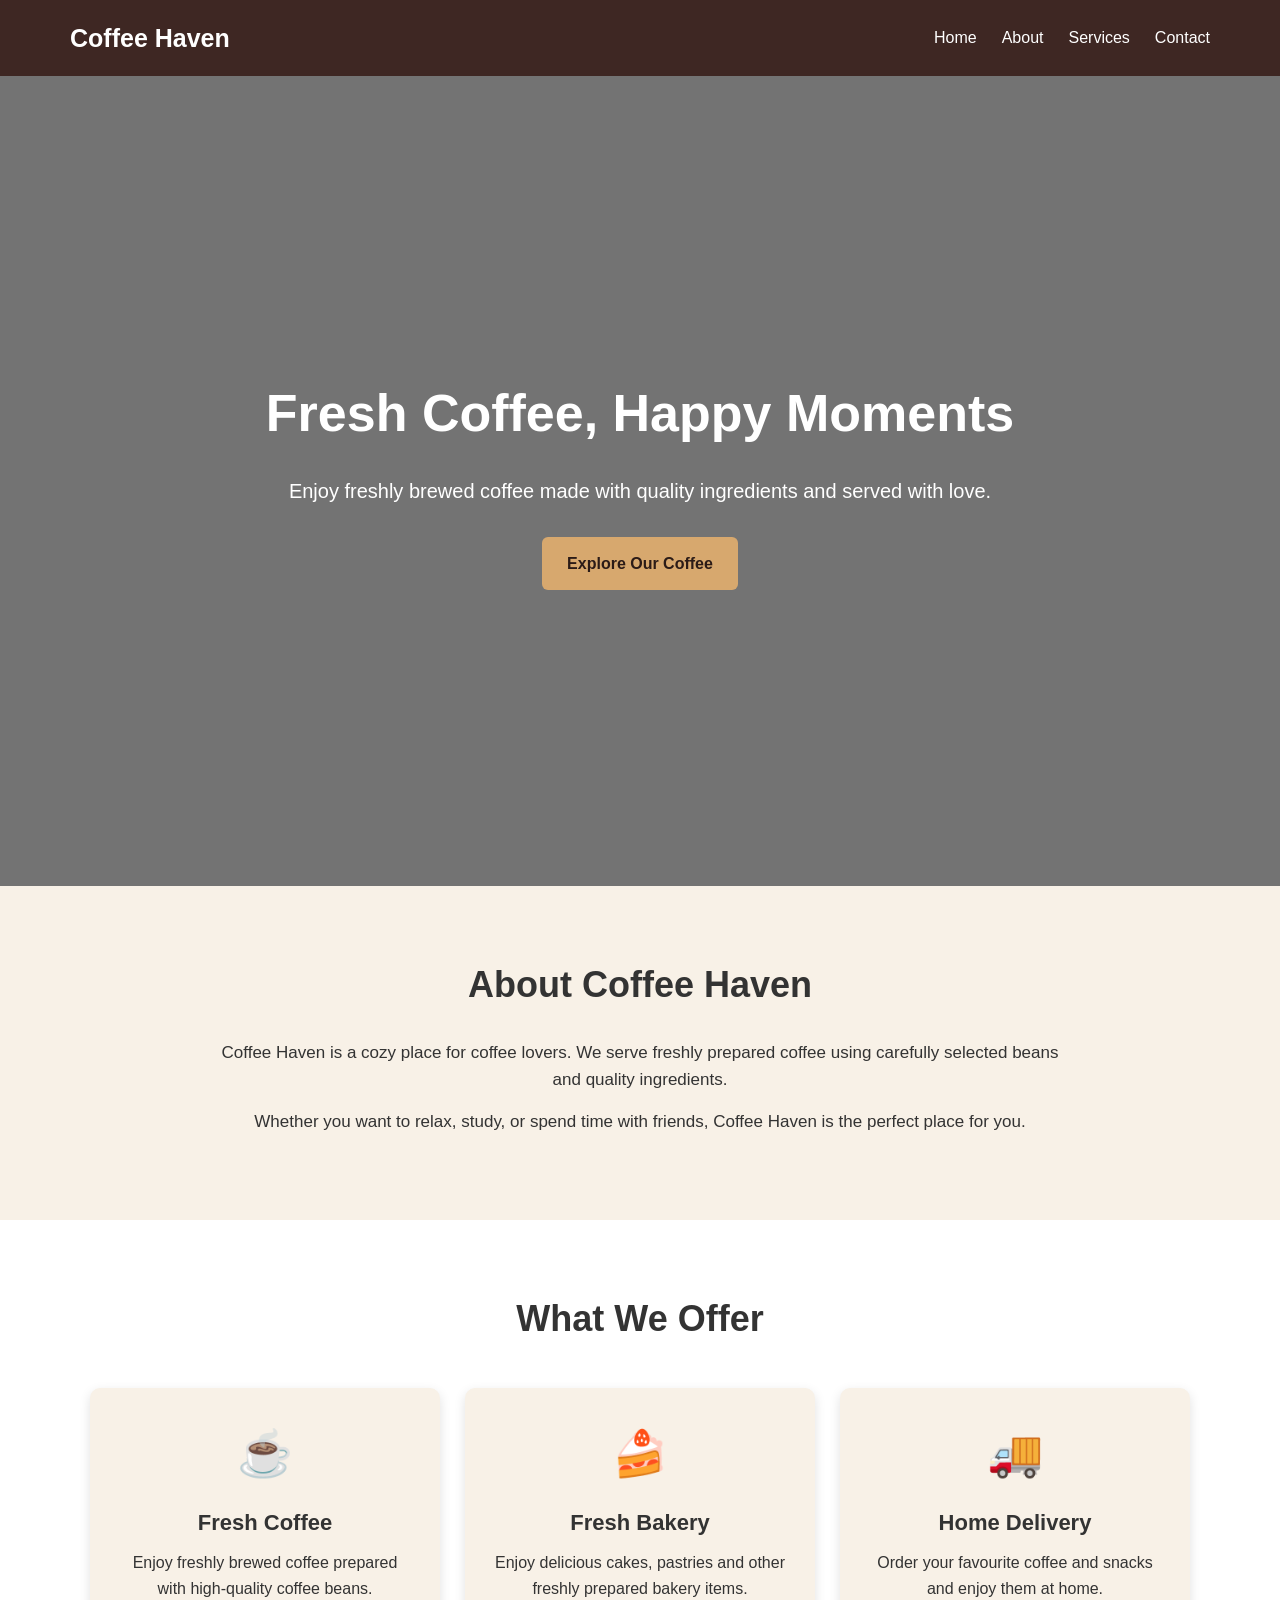
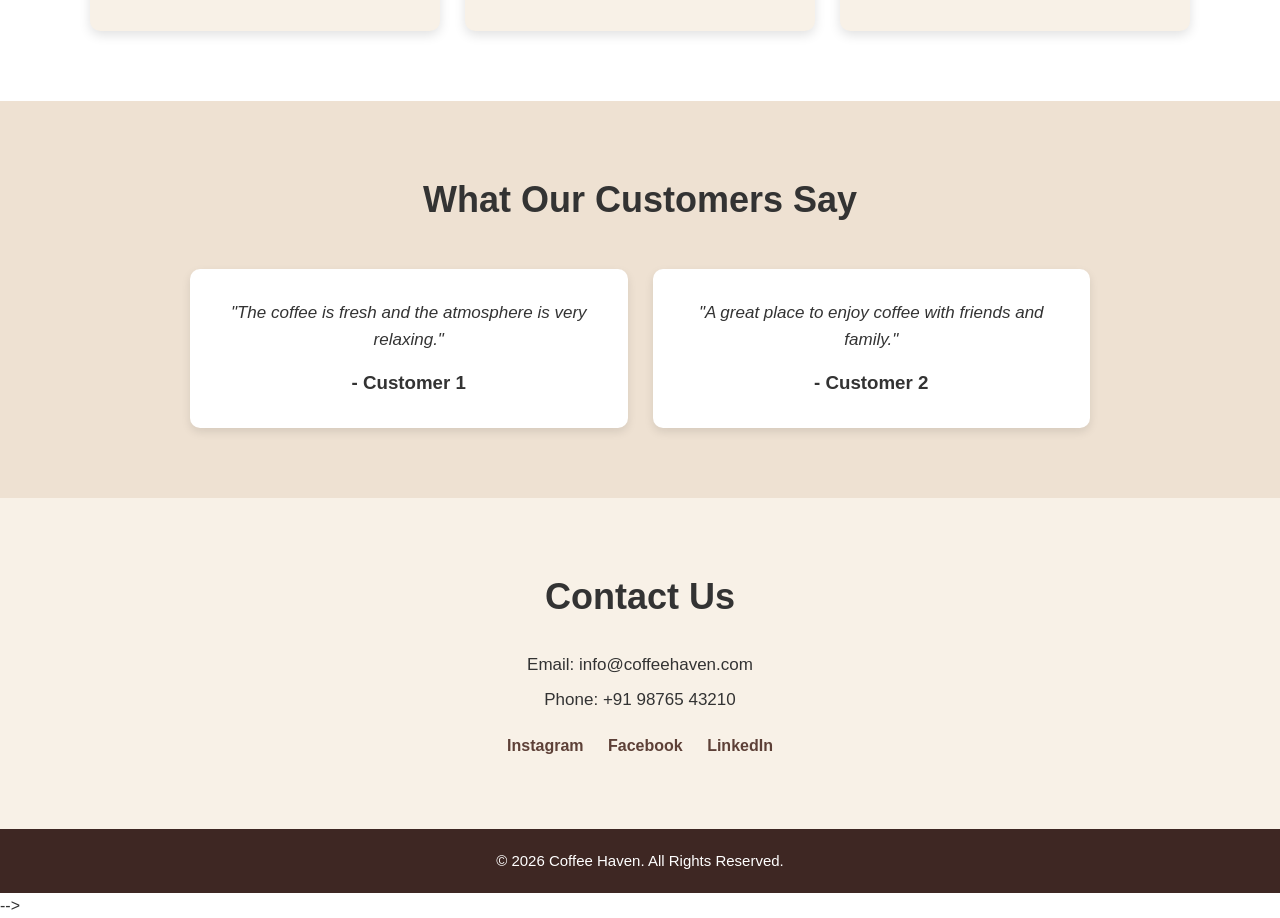
<file: index.html>
<!DOCTYPE html>
<html lang="en">

<head>
    <meta charset="UTF-8">

    <meta name="viewport" content="width=device-width, initial-scale=1.0">

    <title>Coffee Haven - Fresh Coffee</title>

    <link rel="stylesheet" href="style.css">
</head>

<body>

    <!-- Navigation Bar -->
    <header>
        <nav class="navbar">

            <div class="logo">
                Coffee Haven
            </div>

            <ul class="nav-links">
                <li><a href="#home">Home</a></li>
                <li><a href="#about">About</a></li>
                <li><a href="#services">Services</a></li>
                <li><a href="#contact">Contact</a></li>
            </ul>

        </nav>
    </header>


    <!-- Hero Section -->
    <section id="home" class="hero">

        <div class="hero-content">

            <h1>Fresh Coffee, Happy Moments</h1>

            <p>
                Enjoy freshly brewed coffee made with quality
                ingredients and served with love.
            </p>

            <a href="#services" class="btn">
                Explore Our Coffee
            </a>

        </div>

    </section>


    <!-- About Section -->
    <section id="about" class="about">

        <div class="section-content">

            <h2>About Coffee Haven</h2>

            <p>
                Coffee Haven is a cozy place for coffee lovers.
                We serve freshly prepared coffee using carefully
                selected beans and quality ingredients.
            </p>

            <p>
                Whether you want to relax, study, or spend time
                with friends, Coffee Haven is the perfect place
                for you.
            </p>

        </div>

    </section>


    <!-- Services Section -->
    <section id="services" class="services">

        <h2>What We Offer</h2>

        <div class="service-container">

            <div class="service-card">

                <div class="icon">☕</div>

                <h3>Fresh Coffee</h3>

                <p>
                    Enjoy freshly brewed coffee prepared
                    with high-quality coffee beans.
                </p>

            </div>


            <div class="service-card">

                <div class="icon">🍰</div>

                <h3>Fresh Bakery</h3>

                <p>
                    Enjoy delicious cakes, pastries and
                    other freshly prepared bakery items.
                </p>

            </div>


            <div class="service-card">

                <div class="icon">🚚</div>

                <h3>Home Delivery</h3>

                <p>
                    Order your favourite coffee and snacks
                    and enjoy them at home.
                </p>

            </div>

        </div>

    </section>


    <!-- Testimonials Section -->
    <section class="testimonials">

        <h2>What Our Customers Say</h2>

        <div class="testimonial-container">

            <div class="testimonial-card">

                <p>
                    "The coffee is fresh and the atmosphere
                    is very relaxing."
                </p>

                <h3>- Customer 1</h3>

            </div>


            <div class="testimonial-card">

                <p>
                    "A great place to enjoy coffee with
                    friends and family."
                </p>

                <h3>- Customer 2</h3>

            </div>

        </div>

    </section>


    <!-- Contact Section -->
    <section id="contact" class="contact">

        <h2>Contact Us</h2>

        <p>Email: info@coffeehaven.com</p>

        <p>Phone: +91 98765 43210</p>

        <div class="social-links">
            <a href="#">Instagram</a>
            <a href="#">Facebook</a>
            <a href="#">LinkedIn</a>
        </div>

    </section>


    <!-- Footer -->
    <footer>

        <p>
            © 2026 Coffee Haven. All Rights Reserved.
        </p>

    </footer>


</body>

</html> -->
</file>
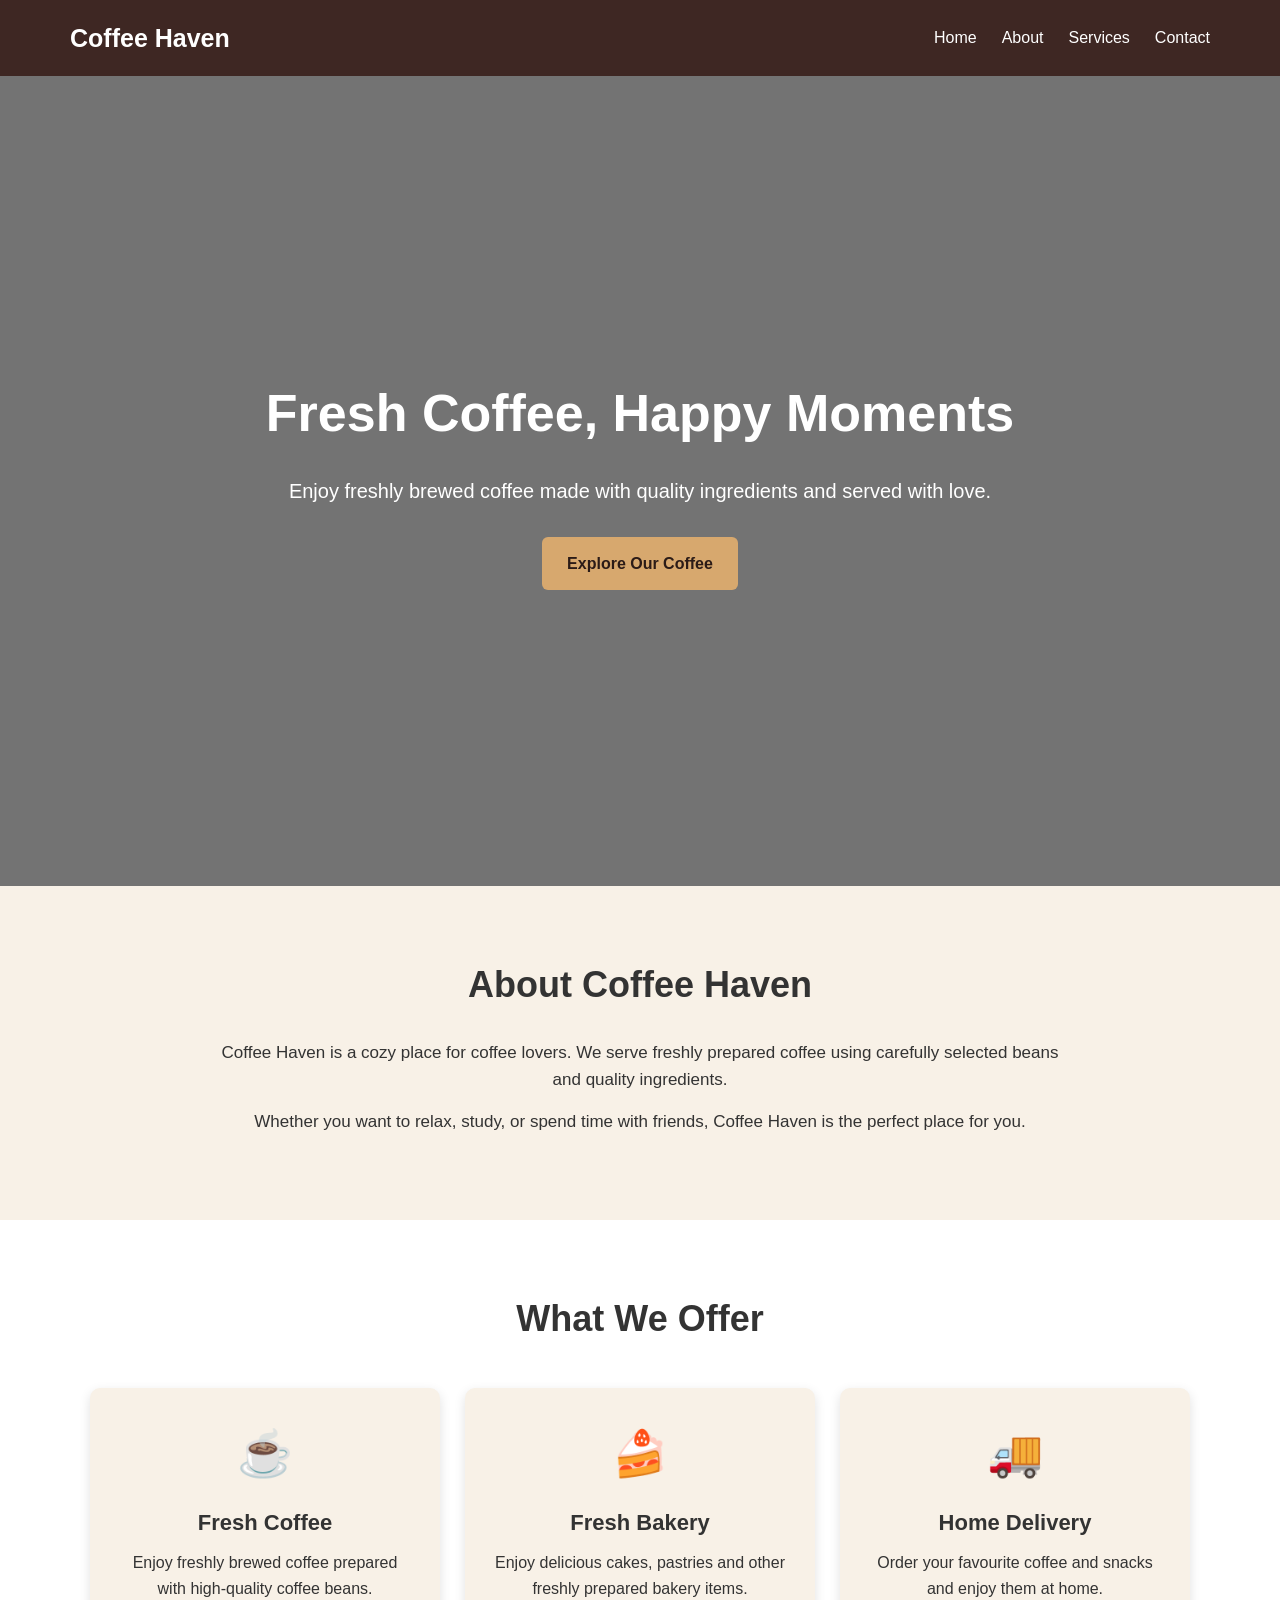
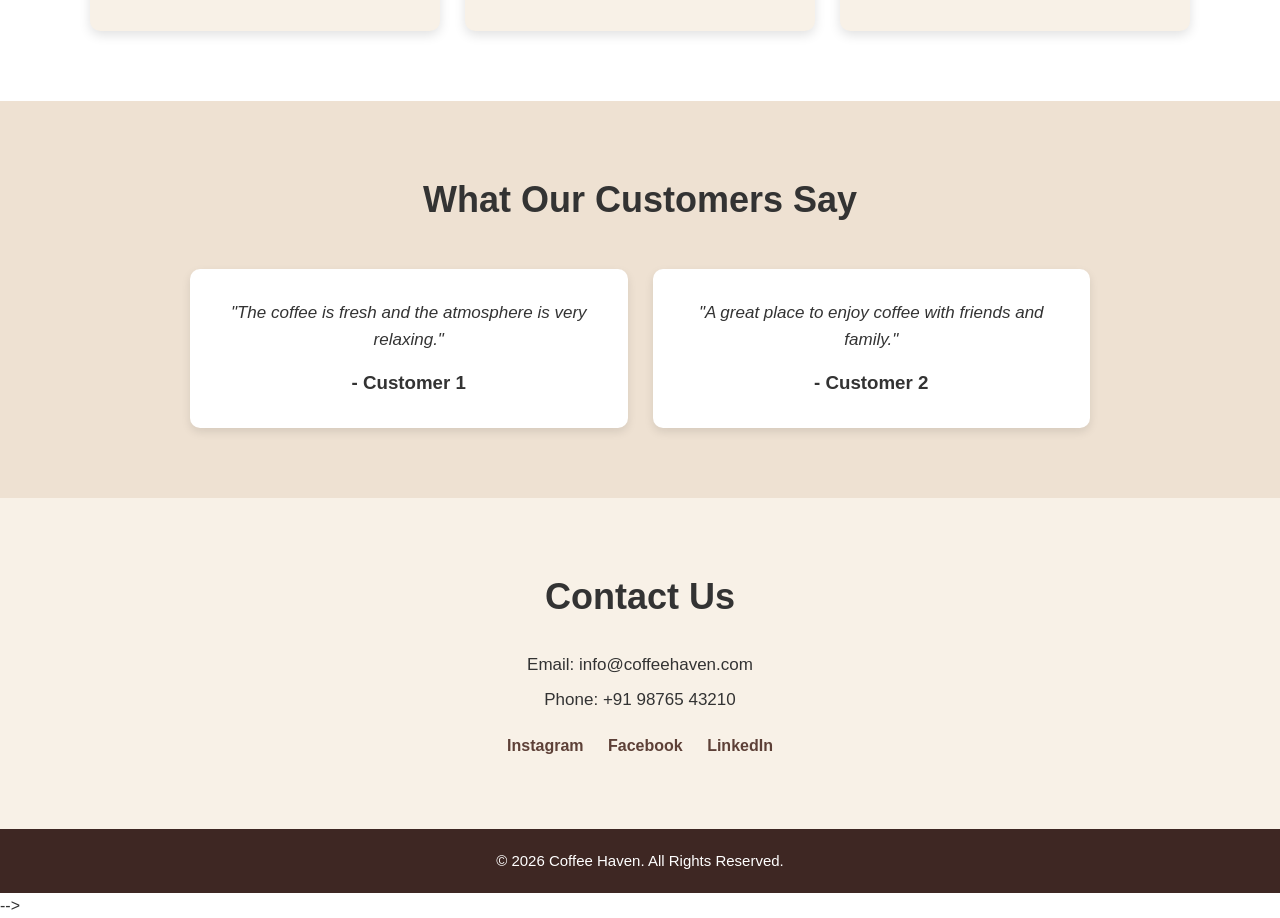
<file: Task1_Landing_page/index.html>
<!DOCTYPE html>
<html lang="en">

<head>
    <meta charset="UTF-8">

    <meta name="viewport" content="width=device-width, initial-scale=1.0">

    <title>Coffee Haven - Fresh Coffee</title>

    <link rel="stylesheet" href="style.css">
</head>

<body>

    <!-- Navigation Bar -->
    <header>
        <nav class="navbar">

            <div class="logo">
                Coffee Haven
            </div>

            <ul class="nav-links">
                <li><a href="#home">Home</a></li>
                <li><a href="#about">About</a></li>
                <li><a href="#services">Services</a></li>
                <li><a href="#contact">Contact</a></li>
            </ul>

        </nav>
    </header>


    <!-- Hero Section -->
    <section id="home" class="hero">

        <div class="hero-content">

            <h1>Fresh Coffee, Happy Moments</h1>

            <p>
                Enjoy freshly brewed coffee made with quality
                ingredients and served with love.
            </p>

            <a href="#services" class="btn">
                Explore Our Coffee
            </a>

        </div>

    </section>


    <!-- About Section -->
    <section id="about" class="about">

        <div class="section-content">

            <h2>About Coffee Haven</h2>

            <p>
                Coffee Haven is a cozy place for coffee lovers.
                We serve freshly prepared coffee using carefully
                selected beans and quality ingredients.
            </p>

            <p>
                Whether you want to relax, study, or spend time
                with friends, Coffee Haven is the perfect place
                for you.
            </p>

        </div>

    </section>


    <!-- Services Section -->
    <section id="services" class="services">

        <h2>What We Offer</h2>

        <div class="service-container">

            <div class="service-card">

                <div class="icon">☕</div>

                <h3>Fresh Coffee</h3>

                <p>
                    Enjoy freshly brewed coffee prepared
                    with high-quality coffee beans.
                </p>

            </div>


            <div class="service-card">

                <div class="icon">🍰</div>

                <h3>Fresh Bakery</h3>

                <p>
                    Enjoy delicious cakes, pastries and
                    other freshly prepared bakery items.
                </p>

            </div>


            <div class="service-card">

                <div class="icon">🚚</div>

                <h3>Home Delivery</h3>

                <p>
                    Order your favourite coffee and snacks
                    and enjoy them at home.
                </p>

            </div>

        </div>

    </section>


    <!-- Testimonials Section -->
    <section class="testimonials">

        <h2>What Our Customers Say</h2>

        <div class="testimonial-container">

            <div class="testimonial-card">

                <p>
                    "The coffee is fresh and the atmosphere
                    is very relaxing."
                </p>

                <h3>- Customer 1</h3>

            </div>


            <div class="testimonial-card">

                <p>
                    "A great place to enjoy coffee with
                    friends and family."
                </p>

                <h3>- Customer 2</h3>

            </div>

        </div>

    </section>


    <!-- Contact Section -->
    <section id="contact" class="contact">

        <h2>Contact Us</h2>

        <p>Email: info@coffeehaven.com</p>

        <p>Phone: +91 98765 43210</p>

        <div class="social-links">
            <a href="#">Instagram</a>
            <a href="#">Facebook</a>
            <a href="#">LinkedIn</a>
        </div>

    </section>


    <!-- Footer -->
    <footer>

        <p>
            © 2026 Coffee Haven. All Rights Reserved.
        </p>

    </footer>


</body>

</html> -->
</file>
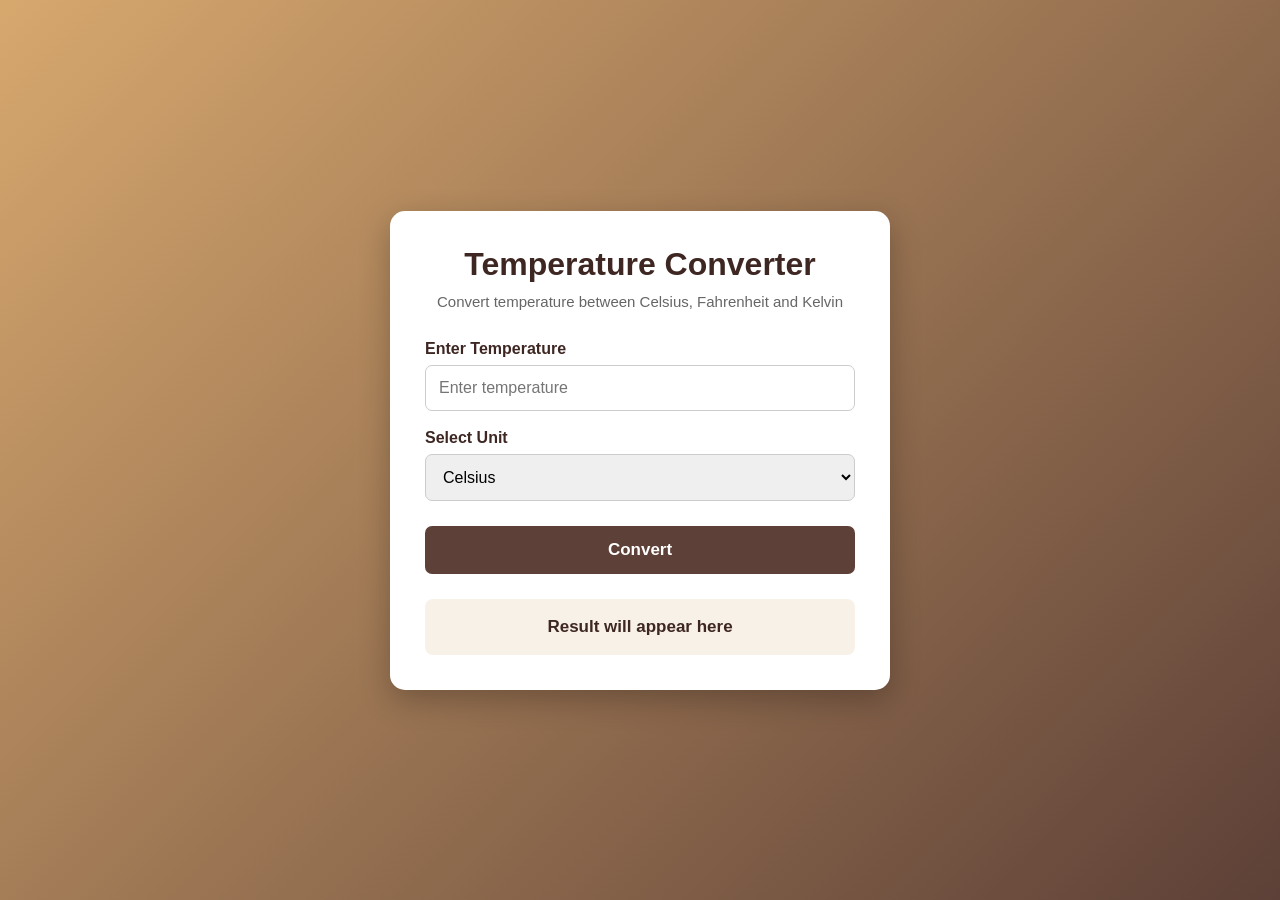
<file: Task3_Temperature_Converter/index.html>
<!DOCTYPE html>
<html lang="en">

<head>
    <meta charset="UTF-8">
    <meta name="viewport" content="width=device-width, initial-scale=1.0">

    <title>Temperature Converter</title>

    <link rel="stylesheet" href="style.css">
</head>

<body>

    <div class="container">

        <div class="converter">

            <h1>Temperature Converter</h1>

            <p class="subtitle">
                Convert temperature between Celsius, Fahrenheit and Kelvin
            </p>

            <!-- Temperature Input -->
            <label for="temperature">
                Enter Temperature
            </label>

            <input
                type="number"
                id="temperature"
                placeholder="Enter temperature"
            >


            <!-- Unit Selection -->
            <label for="unit">
                Select Unit
            </label>

            <select id="unit">

                <option value="celsius">
                    Celsius
                </option>

                <option value="fahrenheit">
                    Fahrenheit
                </option>

                <option value="kelvin">
                    Kelvin
                </option>

            </select>


            <!-- Convert Button -->
            <button id="convertBtn">
                Convert
            </button>


            <!-- Result -->
            <div id="result">
                Result will appear here
            </div>

        </div>

    </div>


    <script src="script.js"></script>

</body>

</html>
</file>
<file: style.css>
/* Basic Reset */

* {
    margin: 0;
    padding: 0;
    box-sizing: border-box;
}


/* Body */

body {
    font-family: Arial, sans-serif;
    line-height: 1.6;
    color: #333;
}


/* Navigation Bar */

header {
    background-color: #3e2723;
    position: sticky;
    top: 0;
    z-index: 1000;
}


.navbar {
    max-width: 1200px;
    margin: auto;
    padding: 18px 30px;

    display: flex;
    justify-content: space-between;
    align-items: center;
}


.logo {
    color: white;
    font-size: 25px;
    font-weight: bold;
}


.nav-links {
    list-style: none;

    display: flex;
    gap: 25px;
}


.nav-links a {
    color: white;
    text-decoration: none;
    font-size: 16px;
}


.nav-links a:hover {
    text-decoration: underline;
}


/* Hero Section */

.hero {
    min-height: 90vh;

    display: flex;
    justify-content: center;
    align-items: center;

    text-align: center;

    padding: 40px 20px;

    background:
        linear-gradient(rgba(0, 0, 0, 0.55),
        rgba(0, 0, 0, 0.55)),
        url("https://images.unsplash.com/photo-1495474472287-4d71bcdd2085?auto=format&fit=crop&w=1600&q=80");

    background-size: cover;
    background-position: center;
}


.hero-content {
    max-width: 750px;
    color: white;
}


.hero h1 {
    font-size: 52px;
    margin-bottom: 20px;
}


.hero p {
    font-size: 20px;
    margin-bottom: 30px;
}


/* Button */

.btn {
    display: inline-block;

    background-color: #d7a86e;
    color: #2b1b17;

    padding: 14px 25px;

    text-decoration: none;

    border-radius: 6px;

    font-weight: bold;
}


.btn:hover {
    background-color: #f0c890;
}


/* Common Section */

section {
    padding: 70px 20px;
}


section h2 {
    font-size: 36px;
    text-align: center;
    margin-bottom: 25px;
}


/* About */

.about {
    background-color: #f8f1e7;
}


.section-content {
    max-width: 850px;
    margin: auto;
    text-align: center;
}


.section-content p {
    font-size: 17px;
    margin-bottom: 15px;
}


/* Services */

.services {
    background-color: white;
}


.service-container {
    max-width: 1100px;
    margin: 40px auto 0;

    display: grid;

    grid-template-columns: repeat(3, 1fr);

    gap: 25px;
}


.service-card {
    padding: 30px;

    text-align: center;

    background-color: #f8f1e7;

    border-radius: 10px;

    box-shadow: 0 4px 12px rgba(0, 0, 0, 0.12);
}


.icon {
    font-size: 45px;
    margin-bottom: 15px;
}


.service-card h3 {
    font-size: 22px;
    margin-bottom: 10px;
}


.service-card p {
    font-size: 16px;
}


/* Testimonials */

.testimonials {
    background-color: #eee1d2;
}


.testimonial-container {
    max-width: 900px;
    margin: 40px auto 0;

    display: grid;

    grid-template-columns: repeat(2, 1fr);

    gap: 25px;
}


.testimonial-card {
    background-color: white;

    padding: 30px;

    border-radius: 10px;

    text-align: center;

    box-shadow: 0 4px 10px rgba(0, 0, 0, 0.1);
}


.testimonial-card p {
    font-size: 17px;
    font-style: italic;
    margin-bottom: 15px;
}


/* Contact */

.contact {
    text-align: center;
    background-color: #f8f1e7;
}


.contact p {
    font-size: 17px;
    margin: 8px;
}


.social-links {
    margin-top: 20px;
}


.social-links a {
    margin: 0 10px;

    color: #5d4037;

    text-decoration: none;

    font-weight: bold;
}


.social-links a:hover {
    text-decoration: underline;
}


/* Footer */

footer {
    background-color: #3e2723;

    color: white;

    text-align: center;

    padding: 20px;
}


footer p {
    font-size: 15px;
}


/* Responsive Design */

@media (max-width: 768px) {

    .navbar {
        flex-direction: column;
        gap: 15px;
    }


    .nav-links {
        flex-wrap: wrap;
        justify-content: center;
        gap: 15px;
    }


    .hero {
        min-height: 75vh;
    }


    .hero h1 {
        font-size: 36px;
    }


    .hero p {
        font-size: 17px;
    }


    .service-container {
        grid-template-columns: 1fr;
    }


    .testimonial-container {
        grid-template-columns: 1fr;
    }


    section {
        padding: 50px 20px;
    }


    section h2 {
        font-size: 30px;
    }

}
</file>
<file: Task1_Landing_page/style.css>
/* Basic Reset */

* {
    margin: 0;
    padding: 0;
    box-sizing: border-box;
}


/* Body */

body {
    font-family: Arial, sans-serif;
    line-height: 1.6;
    color: #333;
}


/* Navigation Bar */

header {
    background-color: #3e2723;
    position: sticky;
    top: 0;
    z-index: 1000;
}


.navbar {
    max-width: 1200px;
    margin: auto;
    padding: 18px 30px;

    display: flex;
    justify-content: space-between;
    align-items: center;
}


.logo {
    color: white;
    font-size: 25px;
    font-weight: bold;
}


.nav-links {
    list-style: none;

    display: flex;
    gap: 25px;
}


.nav-links a {
    color: white;
    text-decoration: none;
    font-size: 16px;
}


.nav-links a:hover {
    text-decoration: underline;
}


/* Hero Section */

.hero {
    min-height: 90vh;

    display: flex;
    justify-content: center;
    align-items: center;

    text-align: center;

    padding: 40px 20px;

    background:
        linear-gradient(rgba(0, 0, 0, 0.55),
        rgba(0, 0, 0, 0.55)),
        url("https://images.unsplash.com/photo-1495474472287-4d71bcdd2085?auto=format&fit=crop&w=1600&q=80");

    background-size: cover;
    background-position: center;
}


.hero-content {
    max-width: 750px;
    color: white;
}


.hero h1 {
    font-size: 52px;
    margin-bottom: 20px;
}


.hero p {
    font-size: 20px;
    margin-bottom: 30px;
}


/* Button */

.btn {
    display: inline-block;

    background-color: #d7a86e;
    color: #2b1b17;

    padding: 14px 25px;

    text-decoration: none;

    border-radius: 6px;

    font-weight: bold;
}


.btn:hover {
    background-color: #f0c890;
}


/* Common Section */

section {
    padding: 70px 20px;
}


section h2 {
    font-size: 36px;
    text-align: center;
    margin-bottom: 25px;
}


/* About */

.about {
    background-color: #f8f1e7;
}


.section-content {
    max-width: 850px;
    margin: auto;
    text-align: center;
}


.section-content p {
    font-size: 17px;
    margin-bottom: 15px;
}


/* Services */

.services {
    background-color: white;
}


.service-container {
    max-width: 1100px;
    margin: 40px auto 0;

    display: grid;

    grid-template-columns: repeat(3, 1fr);

    gap: 25px;
}


.service-card {
    padding: 30px;

    text-align: center;

    background-color: #f8f1e7;

    border-radius: 10px;

    box-shadow: 0 4px 12px rgba(0, 0, 0, 0.12);
}


.icon {
    font-size: 45px;
    margin-bottom: 15px;
}


.service-card h3 {
    font-size: 22px;
    margin-bottom: 10px;
}


.service-card p {
    font-size: 16px;
}


/* Testimonials */

.testimonials {
    background-color: #eee1d2;
}


.testimonial-container {
    max-width: 900px;
    margin: 40px auto 0;

    display: grid;

    grid-template-columns: repeat(2, 1fr);

    gap: 25px;
}


.testimonial-card {
    background-color: white;

    padding: 30px;

    border-radius: 10px;

    text-align: center;

    box-shadow: 0 4px 10px rgba(0, 0, 0, 0.1);
}


.testimonial-card p {
    font-size: 17px;
    font-style: italic;
    margin-bottom: 15px;
}


/* Contact */

.contact {
    text-align: center;
    background-color: #f8f1e7;
}


.contact p {
    font-size: 17px;
    margin: 8px;
}


.social-links {
    margin-top: 20px;
}


.social-links a {
    margin: 0 10px;

    color: #5d4037;

    text-decoration: none;

    font-weight: bold;
}


.social-links a:hover {
    text-decoration: underline;
}


/* Footer */

footer {
    background-color: #3e2723;

    color: white;

    text-align: center;

    padding: 20px;
}


footer p {
    font-size: 15px;
}


/* Responsive Design */

@media (max-width: 768px) {

    .navbar {
        flex-direction: column;
        gap: 15px;
    }


    .nav-links {
        flex-wrap: wrap;
        justify-content: center;
        gap: 15px;
    }


    .hero {
        min-height: 75vh;
    }


    .hero h1 {
        font-size: 36px;
    }


    .hero p {
        font-size: 17px;
    }


    .service-container {
        grid-template-columns: 1fr;
    }


    .testimonial-container {
        grid-template-columns: 1fr;
    }


    section {
        padding: 50px 20px;
    }


    section h2 {
        font-size: 30px;
    }

}
</file>
<file: Task3_Temperature_Converter/style.css>
* {
    margin: 0;
    padding: 0;
    box-sizing: border-box;
}

body {
    font-family: Arial, sans-serif;
    background: linear-gradient(135deg, #d7a86e, #5d4037);
    min-height: 100vh;

    display: flex;
    justify-content: center;
    align-items: center;

    padding: 20px;
}

.container {
    width: 100%;
    max-width: 500px;
}

.converter {
    background-color: white;
    padding: 35px;

    border-radius: 15px;

    box-shadow: 0 10px 30px rgba(0, 0, 0, 0.25);

    text-align: center;
}

h1 {
    color: #3e2723;
    margin-bottom: 10px;
    font-size: 32px;
}

.subtitle {
    color: #666;
    font-size: 15px;
    margin-bottom: 30px;
}

label {
    display: block;
    text-align: left;

    margin-top: 18px;
    margin-bottom: 7px;

    font-weight: bold;
    color: #3e2723;
}

input,
select {
    width: 100%;

    padding: 13px;

    border: 1px solid #ccc;
    border-radius: 7px;

    font-size: 16px;

    outline: none;
}

input:focus,
select:focus {
    border-color: #8b5e3c;
}

button {
    width: 100%;

    margin-top: 25px;

    padding: 14px;

    border: none;
    border-radius: 7px;

    background-color: #5d4037;
    color: white;

    font-size: 17px;
    font-weight: bold;

    cursor: pointer;
}

button:hover {
    background-color: #3e2723;
}

#result {
    margin-top: 25px;

    padding: 18px;

    background-color: #f8f1e7;

    border-radius: 8px;

    color: #3e2723;

    font-size: 17px;
    font-weight: bold;

    min-height: 55px;

    display: flex;
    justify-content: center;
    align-items: center;
}

@media (max-width: 500px) {

    .converter {
        padding: 25px 20px;
    }

    h1 {
        font-size: 27px;
    }

    .subtitle {
        font-size: 14px;
    }
}
</file>
